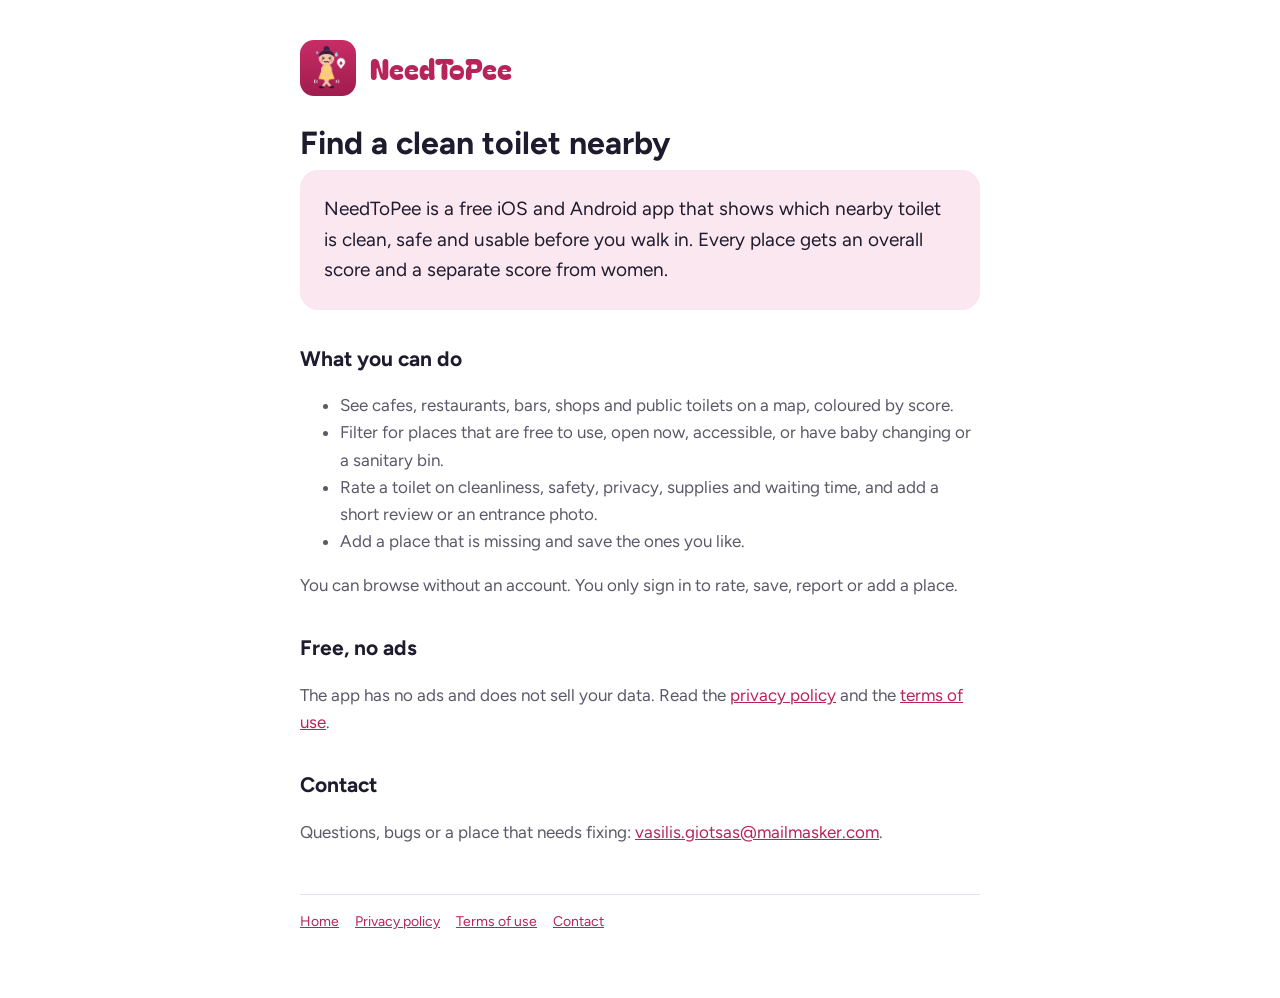
<file: index.html>
<!doctype html>
<html lang="en">
<head>
<meta charset="utf-8">
<meta name="viewport" content="width=device-width, initial-scale=1">
<title>NeedToPee</title>
<meta name="description" content="A free app that shows which nearby toilet is clean, safe and usable before you walk in.">
<link rel="icon" href="icon.png">
<link rel="preconnect" href="https://fonts.googleapis.com">
<link rel="preconnect" href="https://fonts.gstatic.com" crossorigin>
<link href="https://fonts.googleapis.com/css2?family=Bagel+Fat+One&family=Figtree:wght@400;600;700&display=swap" rel="stylesheet">
<link rel="stylesheet" href="style.css">
</head>
<body>
<main>
<header><img src="icon.png" alt=""><a href="./">NeedToPee</a></header>
<h1>Find a clean toilet nearby</h1>
<div class="hero"><p>NeedToPee is a free iOS and Android app that shows which nearby toilet is clean, safe and usable before you walk in. Every place gets an overall score and a separate score from women.</p></div>
<h2>What you can do</h2>
<ul>
<li>See cafes, restaurants, bars, shops and public toilets on a map, coloured by score.</li>
<li>Filter for places that are free to use, open now, accessible, or have baby changing or a sanitary bin.</li>
<li>Rate a toilet on cleanliness, safety, privacy, supplies and waiting time, and add a short review or an entrance photo.</li>
<li>Add a place that is missing and save the ones you like.</li>
</ul>
<p>You can browse without an account. You only sign in to rate, save, report or add a place.</p>
<h2>Free, no ads</h2>
<p>The app has no ads and does not sell your data. Read the <a href="privacy">privacy policy</a> and the <a href="terms">terms of use</a>.</p>
<h2>Contact</h2>
<p>Questions, bugs or a place that needs fixing: <a href="mailto:vasilis.giotsas@mailmasker.com">vasilis.giotsas@mailmasker.com</a>.</p>
<footer><a href="./">Home</a><a href="privacy">Privacy policy</a><a href="terms">Terms of use</a><a href="mailto:vasilis.giotsas@mailmasker.com">Contact</a></footer>
</main>
</body>
</html>
</file>
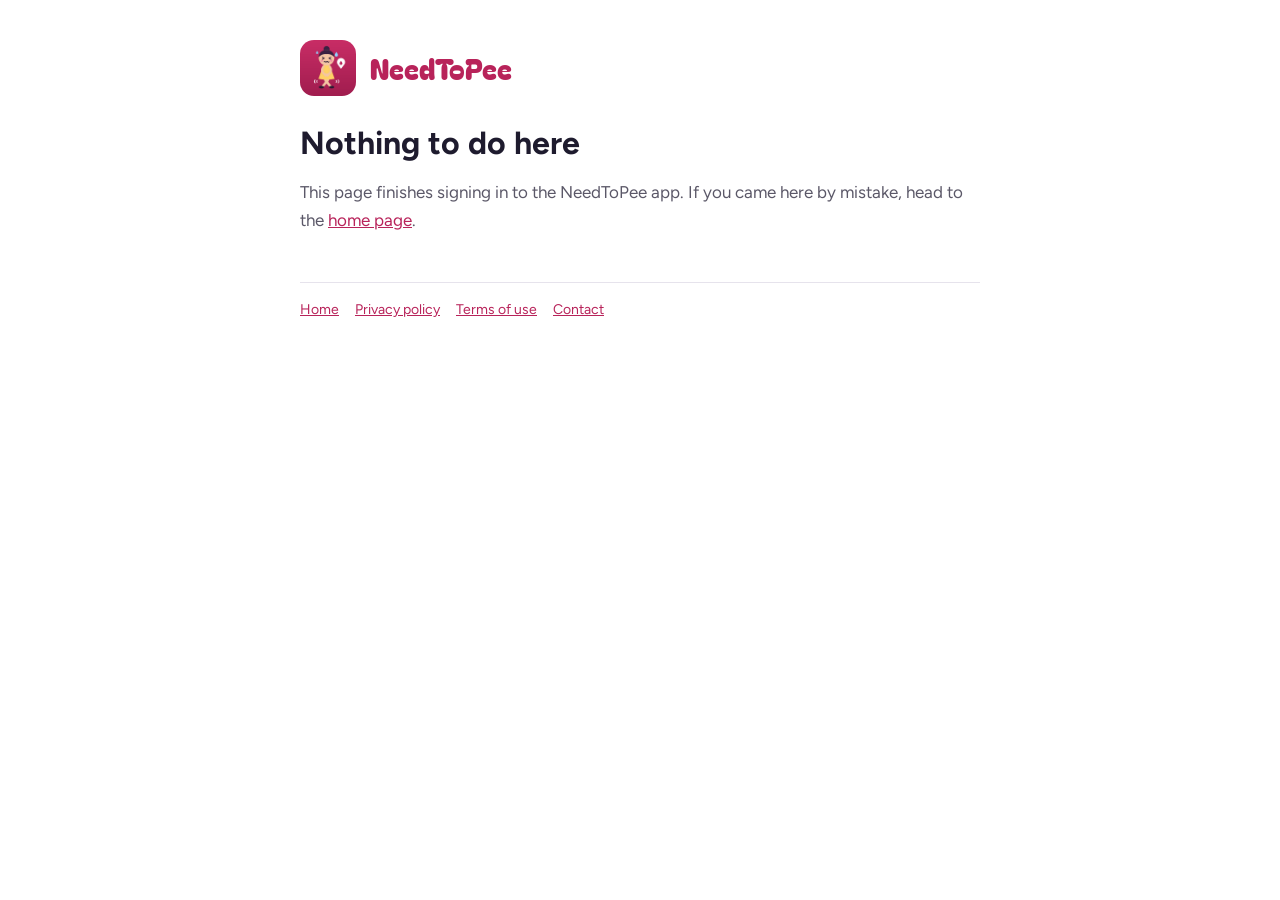
<file: auth.html>
<!doctype html>
<html lang="en">
<head>
<meta charset="utf-8">
<meta name="viewport" content="width=device-width, initial-scale=1">
<meta name="robots" content="noindex">
<title>Sign-in · NeedToPee</title>
<link rel="icon" href="icon.png">
<link rel="preconnect" href="https://fonts.googleapis.com">
<link rel="preconnect" href="https://fonts.gstatic.com" crossorigin>
<link href="https://fonts.googleapis.com/css2?family=Bagel+Fat+One&family=Figtree:wght@400;600;700&display=swap" rel="stylesheet">
<link rel="stylesheet" href="style.css">
</head>
<body>
<main>
<header><img src="icon.png" alt=""><a href="./">NeedToPee</a></header>
<div id="error" hidden>
<h1>Sign-in didn't finish</h1>
<p>The sign-in service sent back this message:</p>
<div class="hero"><p id="error-text"></p></div>
<p>Go back to the NeedToPee app and try again. If it keeps happening, email <a href="mailto:vasilis.giotsas@mailmasker.com">vasilis.giotsas@mailmasker.com</a> with the message above.</p>
</div>
<div id="code" hidden>
<h1>Almost there</h1>
<p>Your sign-in worked, but your phone opened this page instead of the app. Tap the button to finish signing in.</p>
<a class="btn" id="open-app" href="nicetopee://auth/callback">Open NeedToPee</a>
<p class="muted">If nothing happens, go back to the app and sign in again.</p>
</div>
<div id="empty">
<h1>Nothing to do here</h1>
<p>This page finishes signing in to the NeedToPee app. If you came here by mistake, head to the <a href="./">home page</a>.</p>
</div>
<footer><a href="./">Home</a><a href="privacy">Privacy policy</a><a href="terms">Terms of use</a><a href="mailto:vasilis.giotsas@mailmasker.com">Contact</a></footer>
</main>
<script>
// Supabase lands here when it can't redirect back to the app: errors arrive in the query or the hash, a sign-in code in the query.
var params = new URLSearchParams(location.search);
new URLSearchParams(location.hash.slice(1)).forEach(function (v, k) { if (!params.has(k)) params.set(k, v); });
var show = function (id) { document.getElementById('empty').hidden = true; document.getElementById(id).hidden = false; };
if (params.get('error') || params.get('error_description')) {
  document.getElementById('error-text').textContent = params.get('error_description') || params.get('error');
  show('error');
} else if (params.get('code')) {
  document.getElementById('open-app').href = 'nicetopee://auth/callback?code=' + encodeURIComponent(params.get('code'));
  show('code');
}
</script>
</body>
</html>
</file>
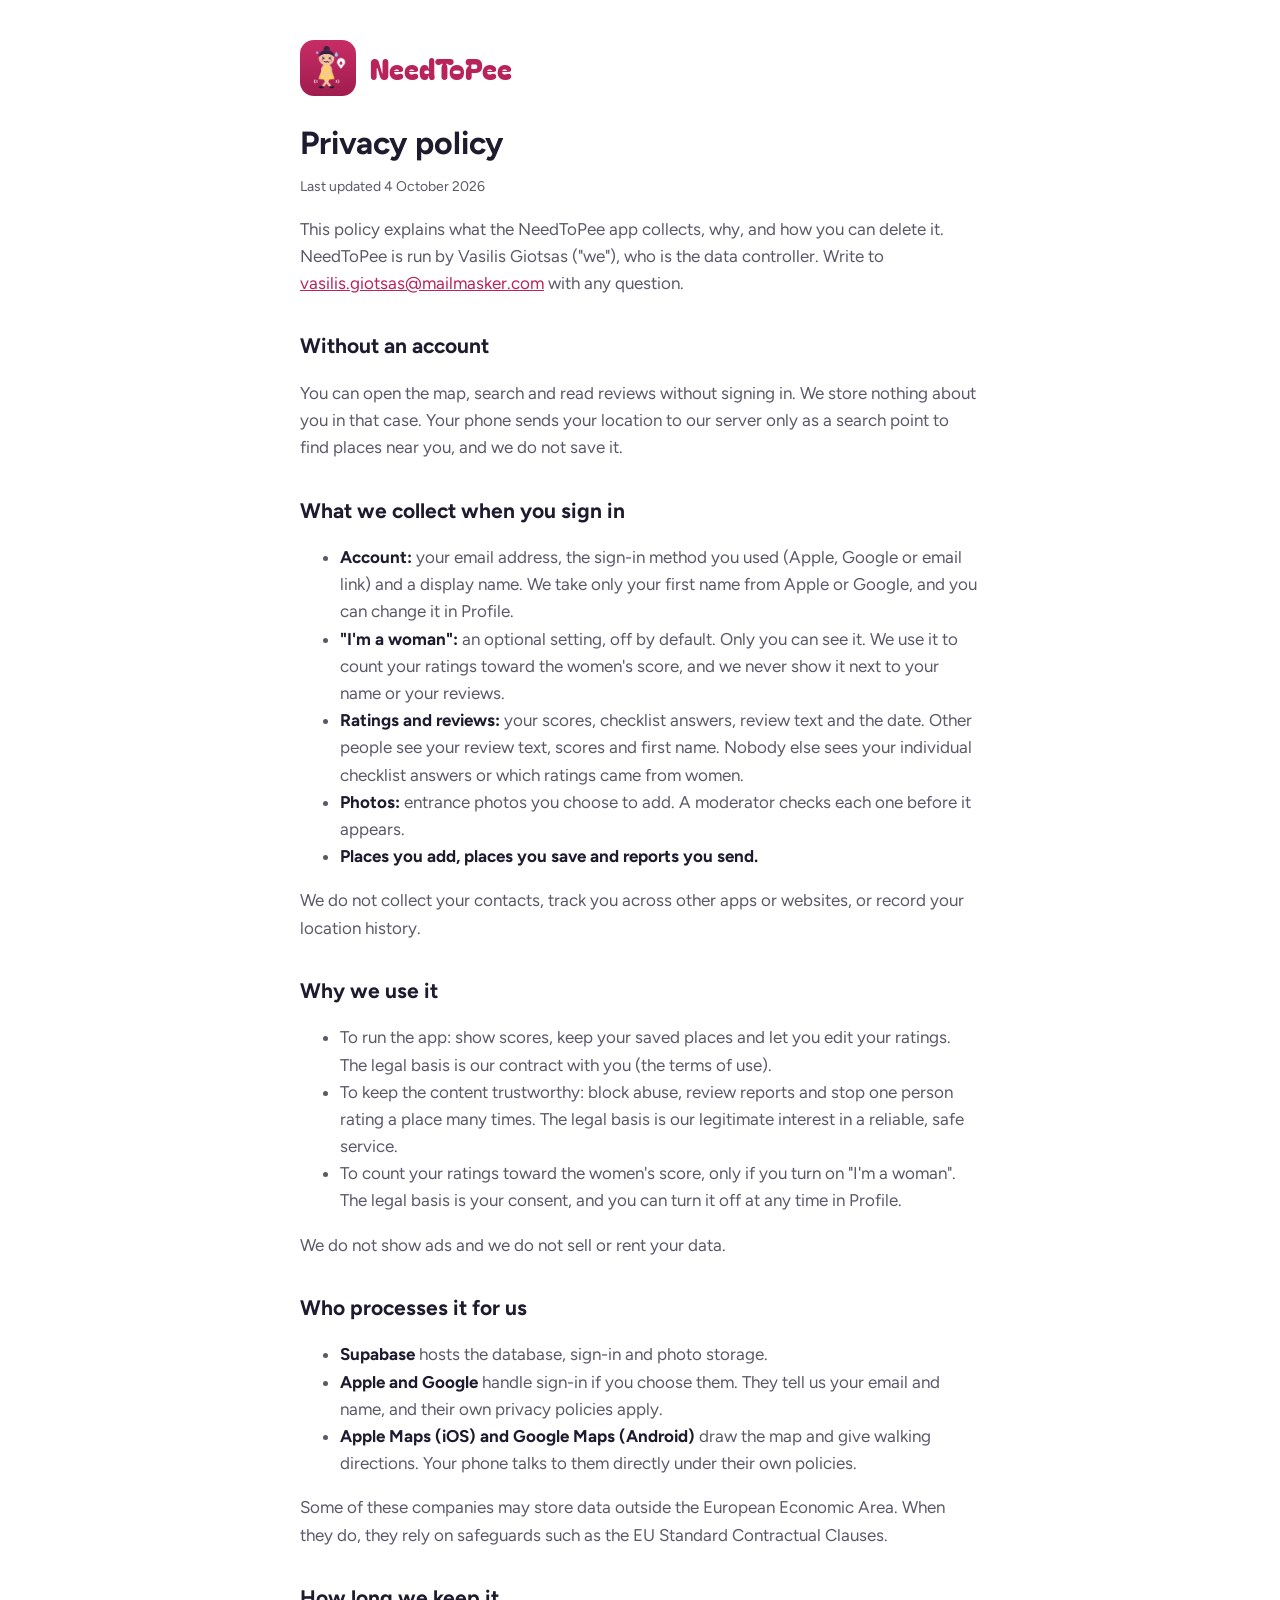
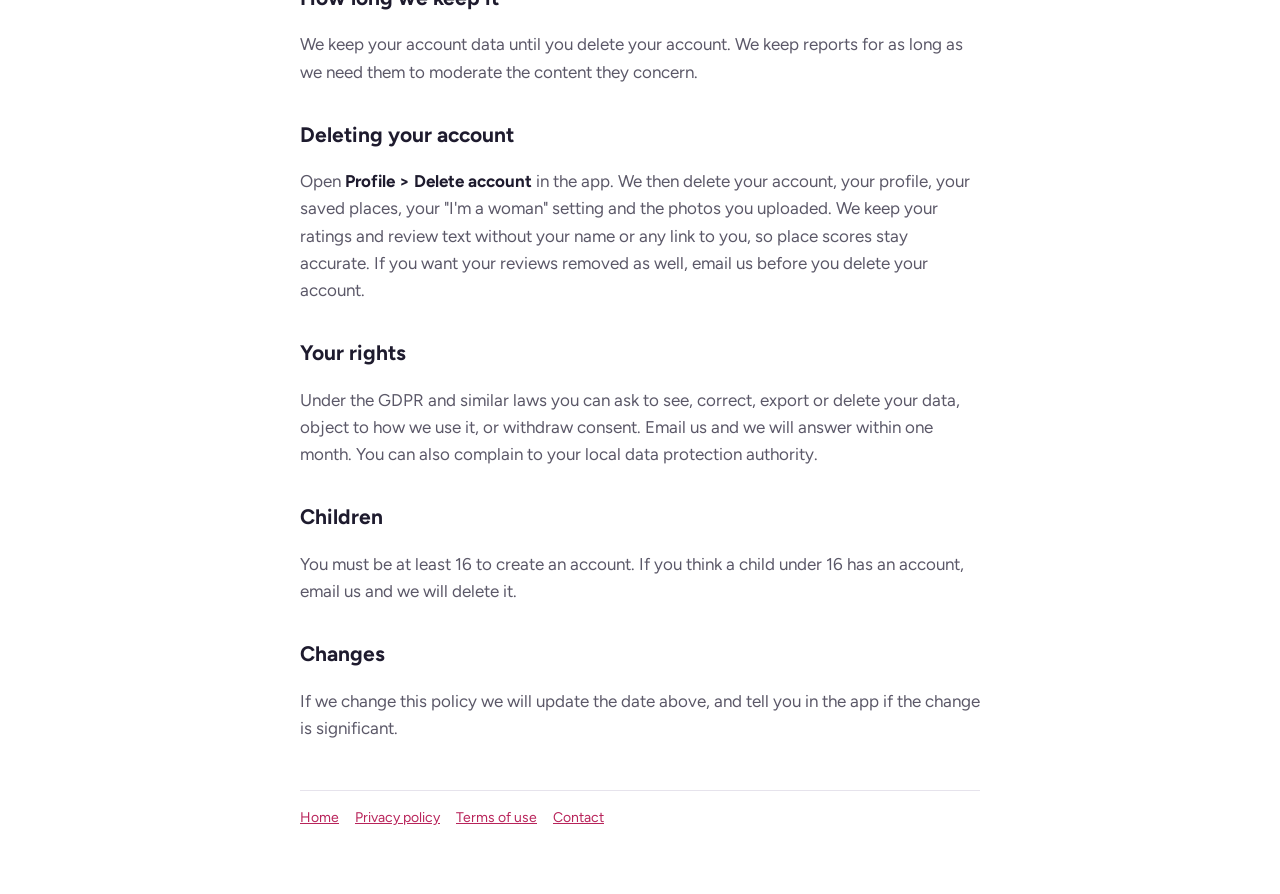
<file: privacy.html>
<!doctype html>
<html lang="en">
<head>
<meta charset="utf-8">
<meta name="viewport" content="width=device-width, initial-scale=1">
<title>Privacy policy · NeedToPee</title>
<meta name="description" content="How NeedToPee collects, uses and deletes your data.">
<link rel="icon" href="icon.png">
<link rel="preconnect" href="https://fonts.googleapis.com">
<link rel="preconnect" href="https://fonts.gstatic.com" crossorigin>
<link href="https://fonts.googleapis.com/css2?family=Bagel+Fat+One&family=Figtree:wght@400;600;700&display=swap" rel="stylesheet">
<link rel="stylesheet" href="style.css">
</head>
<body>
<main>
<header><img src="icon.png" alt=""><a href="./">NeedToPee</a></header>
<h1>Privacy policy</h1>
<p class="muted">Last updated 4 October 2026</p>
<p>This policy explains what the NeedToPee app collects, why, and how you can delete it. NeedToPee is run by Vasilis Giotsas ("we"), who is the data controller. Write to <a href="mailto:vasilis.giotsas@mailmasker.com">vasilis.giotsas@mailmasker.com</a> with any question.</p>

<h2>Without an account</h2>
<p>You can open the map, search and read reviews without signing in. We store nothing about you in that case. Your phone sends your location to our server only as a search point to find places near you, and we do not save it.</p>

<h2>What we collect when you sign in</h2>
<ul>
<li><strong>Account:</strong> your email address, the sign-in method you used (Apple, Google or email link) and a display name. We take only your first name from Apple or Google, and you can change it in Profile.</li>
<li><strong>"I'm a woman":</strong> an optional setting, off by default. Only you can see it. We use it to count your ratings toward the women's score, and we never show it next to your name or your reviews.</li>
<li><strong>Ratings and reviews:</strong> your scores, checklist answers, review text and the date. Other people see your review text, scores and first name. Nobody else sees your individual checklist answers or which ratings came from women.</li>
<li><strong>Photos:</strong> entrance photos you choose to add. A moderator checks each one before it appears.</li>
<li><strong>Places you add, places you save and reports you send.</strong></li>
</ul>
<p>We do not collect your contacts, track you across other apps or websites, or record your location history.</p>

<h2>Why we use it</h2>
<ul>
<li>To run the app: show scores, keep your saved places and let you edit your ratings. The legal basis is our contract with you (the terms of use).</li>
<li>To keep the content trustworthy: block abuse, review reports and stop one person rating a place many times. The legal basis is our legitimate interest in a reliable, safe service.</li>
<li>To count your ratings toward the women's score, only if you turn on "I'm a woman". The legal basis is your consent, and you can turn it off at any time in Profile.</li>
</ul>
<p>We do not show ads and we do not sell or rent your data.</p>

<h2>Who processes it for us</h2>
<ul>
<li><strong>Supabase</strong> hosts the database, sign-in and photo storage.</li>
<li><strong>Apple and Google</strong> handle sign-in if you choose them. They tell us your email and name, and their own privacy policies apply.</li>
<li><strong>Apple Maps (iOS) and Google Maps (Android)</strong> draw the map and give walking directions. Your phone talks to them directly under their own policies.</li>
</ul>
<p>Some of these companies may store data outside the European Economic Area. When they do, they rely on safeguards such as the EU Standard Contractual Clauses.</p>

<h2>How long we keep it</h2>
<p>We keep your account data until you delete your account. We keep reports for as long as we need them to moderate the content they concern.</p>

<h2>Deleting your account</h2>
<p>Open <strong>Profile &gt; Delete account</strong> in the app. We then delete your account, your profile, your saved places, your "I'm a woman" setting and the photos you uploaded. We keep your ratings and review text without your name or any link to you, so place scores stay accurate. If you want your reviews removed as well, email us before you delete your account.</p>

<h2>Your rights</h2>
<p>Under the GDPR and similar laws you can ask to see, correct, export or delete your data, object to how we use it, or withdraw consent. Email us and we will answer within one month. You can also complain to your local data protection authority.</p>

<h2>Children</h2>
<p>You must be at least 16 to create an account. If you think a child under 16 has an account, email us and we will delete it.</p>

<h2>Changes</h2>
<p>If we change this policy we will update the date above, and tell you in the app if the change is significant.</p>
<footer><a href="./">Home</a><a href="privacy">Privacy policy</a><a href="terms">Terms of use</a><a href="mailto:vasilis.giotsas@mailmasker.com">Contact</a></footer>
</main>
</body>
</html>
</file>
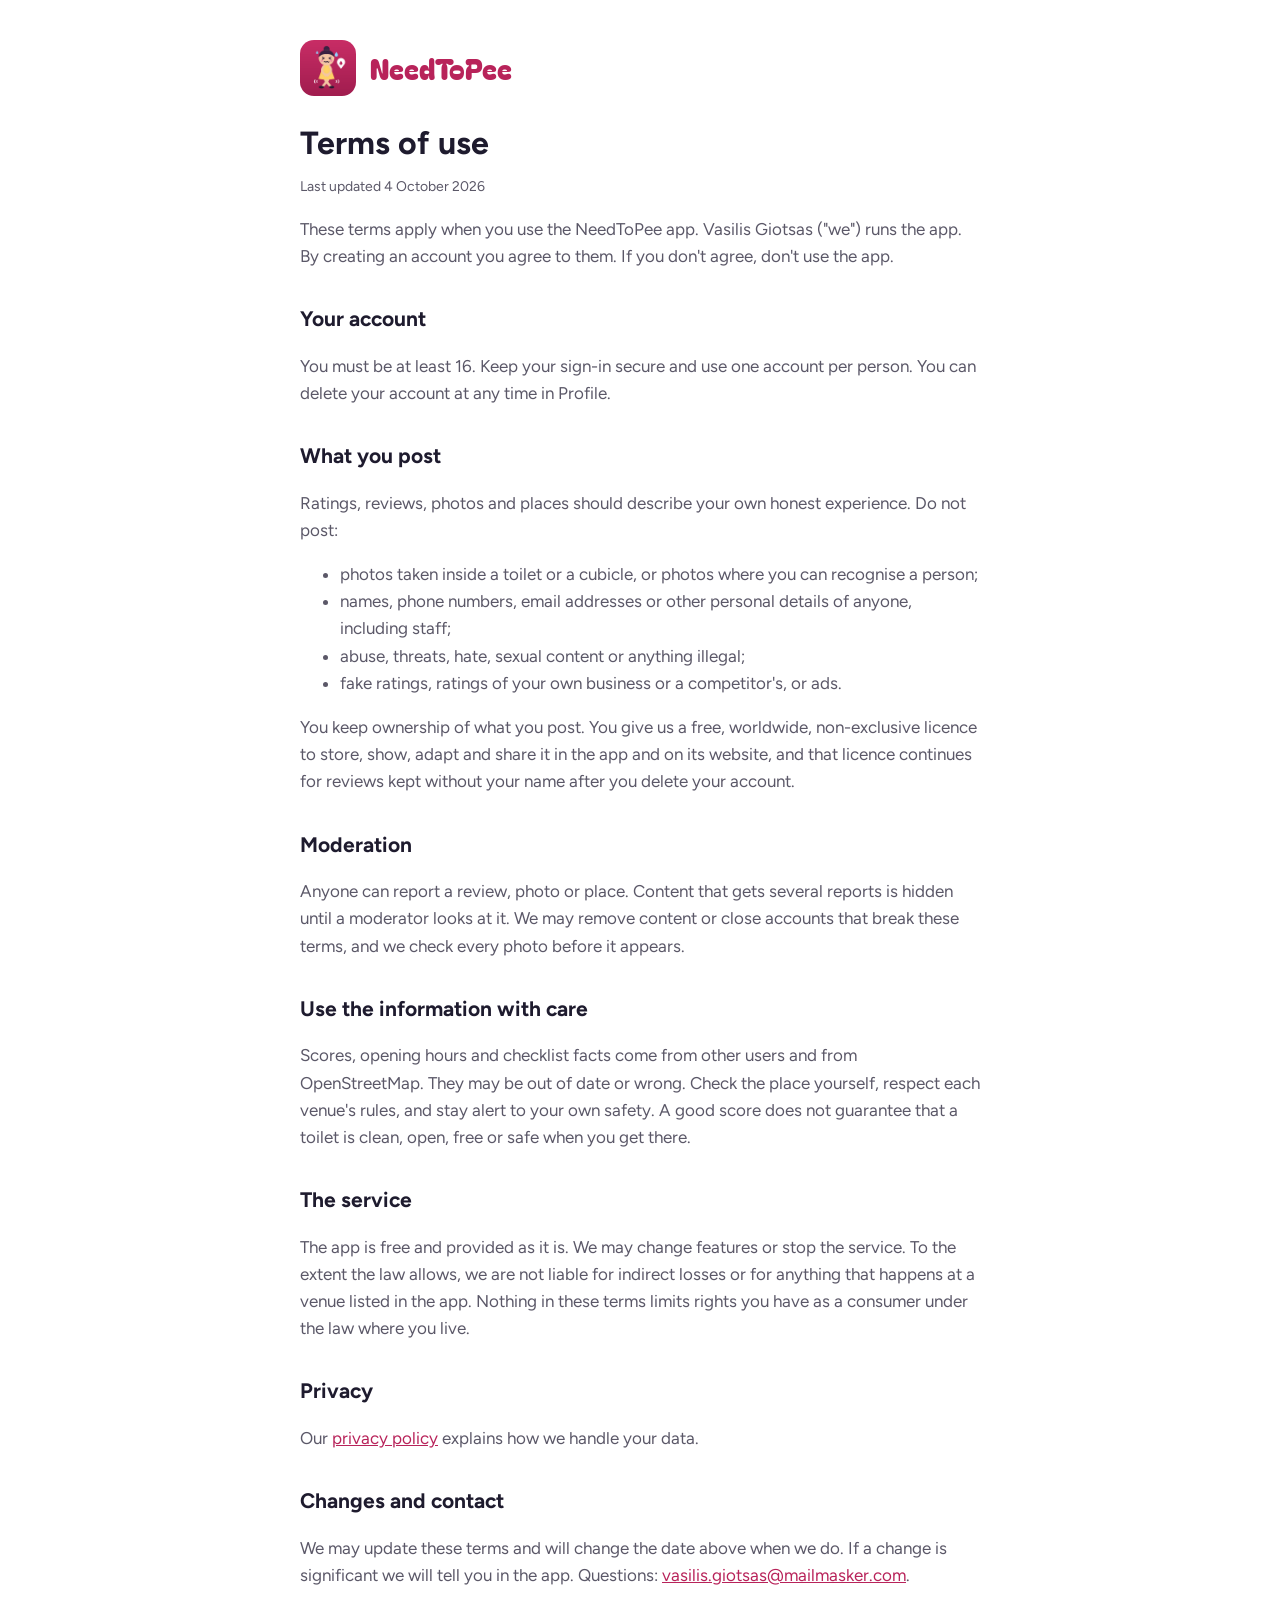
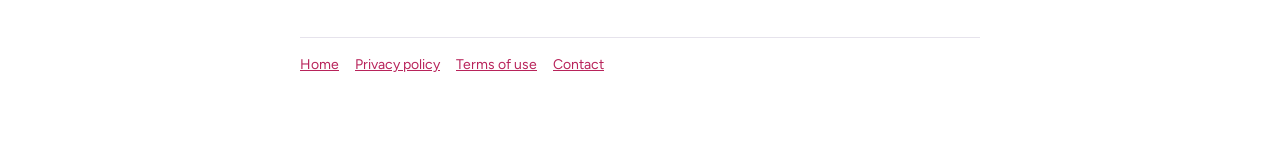
<file: terms.html>
<!doctype html>
<html lang="en">
<head>
<meta charset="utf-8">
<meta name="viewport" content="width=device-width, initial-scale=1">
<title>Terms of use · NeedToPee</title>
<meta name="description" content="The rules for using NeedToPee.">
<link rel="icon" href="icon.png">
<link rel="preconnect" href="https://fonts.googleapis.com">
<link rel="preconnect" href="https://fonts.gstatic.com" crossorigin>
<link href="https://fonts.googleapis.com/css2?family=Bagel+Fat+One&family=Figtree:wght@400;600;700&display=swap" rel="stylesheet">
<link rel="stylesheet" href="style.css">
</head>
<body>
<main>
<header><img src="icon.png" alt=""><a href="./">NeedToPee</a></header>
<h1>Terms of use</h1>
<p class="muted">Last updated 4 October 2026</p>
<p>These terms apply when you use the NeedToPee app. Vasilis Giotsas ("we") runs the app. By creating an account you agree to them. If you don't agree, don't use the app.</p>

<h2>Your account</h2>
<p>You must be at least 16. Keep your sign-in secure and use one account per person. You can delete your account at any time in Profile.</p>

<h2>What you post</h2>
<p>Ratings, reviews, photos and places should describe your own honest experience. Do not post:</p>
<ul>
<li>photos taken inside a toilet or a cubicle, or photos where you can recognise a person;</li>
<li>names, phone numbers, email addresses or other personal details of anyone, including staff;</li>
<li>abuse, threats, hate, sexual content or anything illegal;</li>
<li>fake ratings, ratings of your own business or a competitor's, or ads.</li>
</ul>
<p>You keep ownership of what you post. You give us a free, worldwide, non-exclusive licence to store, show, adapt and share it in the app and on its website, and that licence continues for reviews kept without your name after you delete your account.</p>

<h2>Moderation</h2>
<p>Anyone can report a review, photo or place. Content that gets several reports is hidden until a moderator looks at it. We may remove content or close accounts that break these terms, and we check every photo before it appears.</p>

<h2>Use the information with care</h2>
<p>Scores, opening hours and checklist facts come from other users and from OpenStreetMap. They may be out of date or wrong. Check the place yourself, respect each venue's rules, and stay alert to your own safety. A good score does not guarantee that a toilet is clean, open, free or safe when you get there.</p>

<h2>The service</h2>
<p>The app is free and provided as it is. We may change features or stop the service. To the extent the law allows, we are not liable for indirect losses or for anything that happens at a venue listed in the app. Nothing in these terms limits rights you have as a consumer under the law where you live.</p>

<h2>Privacy</h2>
<p>Our <a href="privacy">privacy policy</a> explains how we handle your data.</p>

<h2>Changes and contact</h2>
<p>We may update these terms and will change the date above when we do. If a change is significant we will tell you in the app. Questions: <a href="mailto:vasilis.giotsas@mailmasker.com">vasilis.giotsas@mailmasker.com</a>.</p>
<footer><a href="./">Home</a><a href="privacy">Privacy policy</a><a href="terms">Terms of use</a><a href="mailto:vasilis.giotsas@mailmasker.com">Contact</a></footer>
</main>
</body>
</html>
</file>
<file: style.css>
:root { --ink:#1E1B2E; --ink2:#5B5868; --line:#E6E3EC; --berry:#B8235A; --soft:#FBE7EF; --bg:#FFFFFF; }
@media (prefers-color-scheme: dark) { :root { --ink:#ECEAF2; --ink2:#A6A3B3; --line:#30333D; --berry:#F27BA6; --soft:#3A1A28; --bg:#15161B; } }
* { box-sizing: border-box; }
body { margin: 0; background: var(--bg); color: var(--ink); font: 17px/1.6 Figtree, system-ui, -apple-system, "Segoe UI", sans-serif; }
main { max-width: 720px; margin: 0 auto; padding: 40px 20px 64px; }
header { display: flex; align-items: center; gap: 14px; margin-bottom: 28px; }
header img { width: 56px; height: 56px; border-radius: 14px; }
header a { font-family: "Bagel Fat One", system-ui, sans-serif; font-size: 28px; color: var(--berry); text-decoration: none; }
h1 { font-size: 32px; line-height: 1.2; margin: 0 0 8px; }
h2 { font-size: 21px; margin: 32px 0 8px; }
p, li { color: var(--ink2); }
strong { color: var(--ink); }
a { color: var(--berry); }
.muted { font-size: 14px; color: var(--ink2); }
.hero { background: var(--soft); border-radius: 18px; padding: 24px; margin: 8px 0 24px; }
.hero p { margin: 0; color: var(--ink); font-size: 19px; }
footer { border-top: 1px solid var(--line); margin-top: 48px; padding-top: 16px; font-size: 14px; color: var(--ink2); display: flex; gap: 16px; flex-wrap: wrap; }
.btn { display: inline-block; background: var(--berry); color: #fff; font-weight: 700; text-decoration: none; padding: 12px 22px; border-radius: 999px; margin: 8px 0 16px; }
</file>
